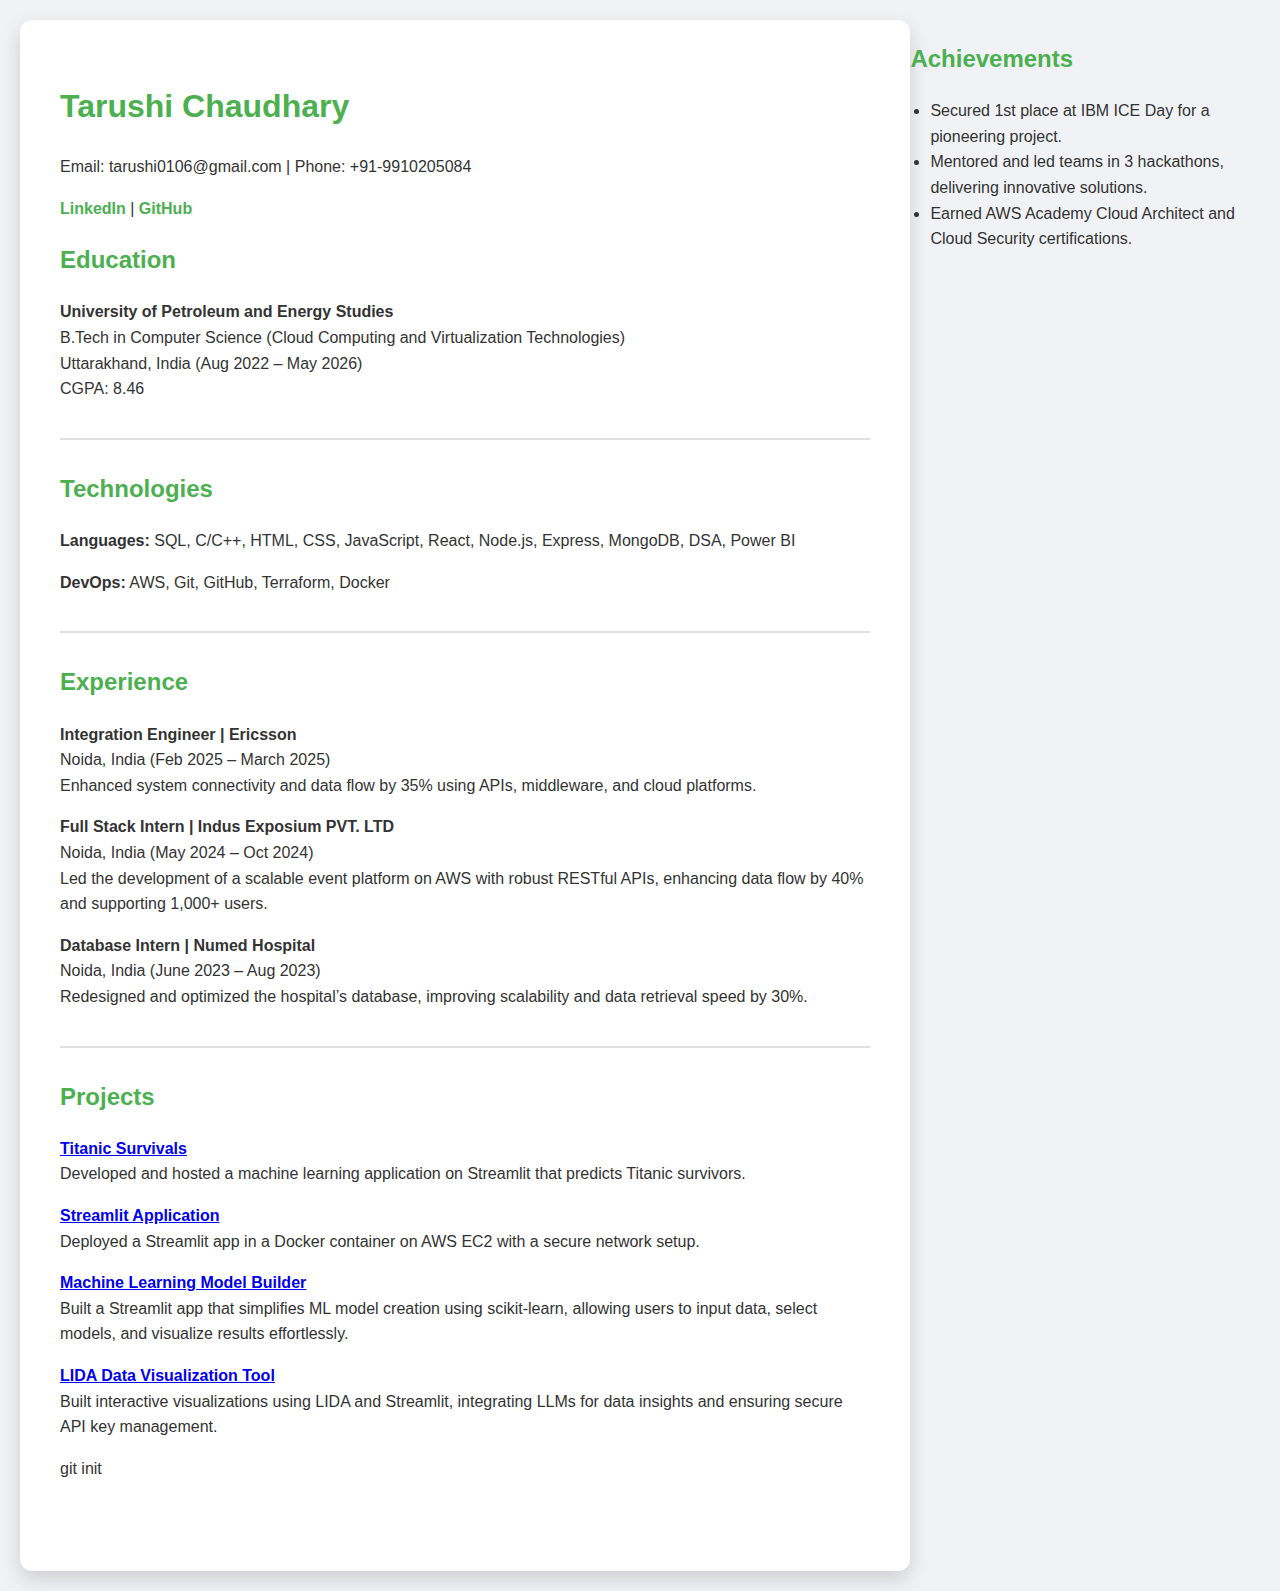
<file: index.html>
<!DOCTYPE html>
<html lang="en">
<head>
    <meta charset="UTF-8">
    <meta name="viewport" content="width=device-width, initial-scale=1.0">
    <title>Tarushi Chaudhary - Resume</title>
    <style>
        body {
            font-family: Arial, sans-serif;
            background-color: #f0f2f5;
            color: #333;
            line-height: 1.6;
            margin: 0;
            padding: 20px;
            display: flex;
            justify-content: center;
        }
        .container {
            background: #fff;
            max-width: 900px;
            width: 100%;
            padding: 40px;
            border-radius: 12px;
            box-shadow: 0 8px 20px rgba(0, 0, 0, 0.15);
        }
        h1, h2 {
            color: #4CAF50;
        }
        .section {
            margin-bottom: 30px;
            padding-bottom: 20px;
            border-bottom: 2px solid #e0e0e0;
        }
        .section:last-child {
            border-bottom: none;
        }
        ul {
            padding-left: 20px;
        }
        .links a {
            color: #4CAF50;
            text-decoration: none;
            font-weight: bold;
        }
        .links a:hover {
            text-decoration: underline;
        }
    </style>
</head>
<body>
    <div class="container">
        <h1>Tarushi Chaudhary</h1>
        <p>Email: tarushi0106@gmail.com | Phone: +91-9910205084</p>
        <div class="links">
            <a href="https://linkedin.com">LinkedIn</a> | <a href="https://github.com">GitHub</a>
        </div>

        <div class="section">
            <h2>Education</h2>
            <p><b>University of Petroleum and Energy Studies</b><br>B.Tech in Computer Science (Cloud Computing and Virtualization Technologies)<br>Uttarakhand, India (Aug 2022 – May 2026)<br>CGPA: 8.46</p>
        </div>

        <div class="section">
            <h2>Technologies</h2>
            <p><b>Languages:</b> SQL, C/C++, HTML, CSS, JavaScript, React, Node.js, Express, MongoDB, DSA, Power BI</p>
            <p><b>DevOps:</b> AWS, Git, GitHub, Terraform, Docker</p>
        </div>

        <div class="section">
            <h2>Experience</h2>
            <p><b>Integration Engineer | Ericsson</b><br>Noida, India (Feb 2025 – March 2025)<br>Enhanced system connectivity and data flow by 35% using APIs, middleware, and cloud platforms.</p>
            <p><b>Full Stack Intern | Indus Exposium PVT. LTD</b><br>Noida, India (May 2024 – Oct 2024)<br>Led the development of a scalable event platform on AWS with robust RESTful APIs, enhancing data flow by 40% and supporting 1,000+ users.</p>
            <p><b>Database Intern | Numed Hospital</b><br>Noida, India (June 2023 – Aug 2023)<br>Redesigned and optimized the hospital’s database, improving scalability and data retrieval speed by 30%.</p>
        </div>

        <div class="section">
            <h2>Projects</h2>
            <p><b><a href="https://docker-9-projects-ub5cgeknwjgrhagbvvcbkz.streamlit.app/">Titanic Survivals</a></b><br>Developed and hosted a machine learning application on Streamlit that predicts Titanic survivors.</p>
            <p><b><a href="https://docker-9-projects-hcdmcpqcjx6egwienhsdgx.streamlit.app/">Streamlit Application</a></b><br>Deployed a Streamlit app in a Docker container on AWS EC2 with a secure network setup.</p>
            <p><b><a href="https://docker-9-projects-jbrr4xewnnzeijgxfbdlpk.streamlit.app/">Machine Learning Model Builder</a></b><br>Built a Streamlit app that simplifies ML model creation using scikit-learn, allowing users to input data, select models, and visualize results effortlessly.</p>
            <p><b><a href="https://docker-9-projects-vmtasxkaeb7qmosuyroylb.streamlit.app/">LIDA Data Visualization Tool</a></b><br>Built interactive visualizations using LIDA and Streamlit, integrating LLMs for data insights and ensuring secure API key management.</p>git init

        </div>
        </div>

        <div class="section">
            <h2>Achievements</h2>
            <ul>
                <li>Secured 1st place at IBM ICE Day for a pioneering project.</li>
                <li>Mentored and led teams in 3 hackathons, delivering innovative solutions.</li>
                <li>Earned AWS Academy Cloud Architect and Cloud Security certifications.</li>
            </ul>
        </div>
    </div>
</body>
</html>
</file>
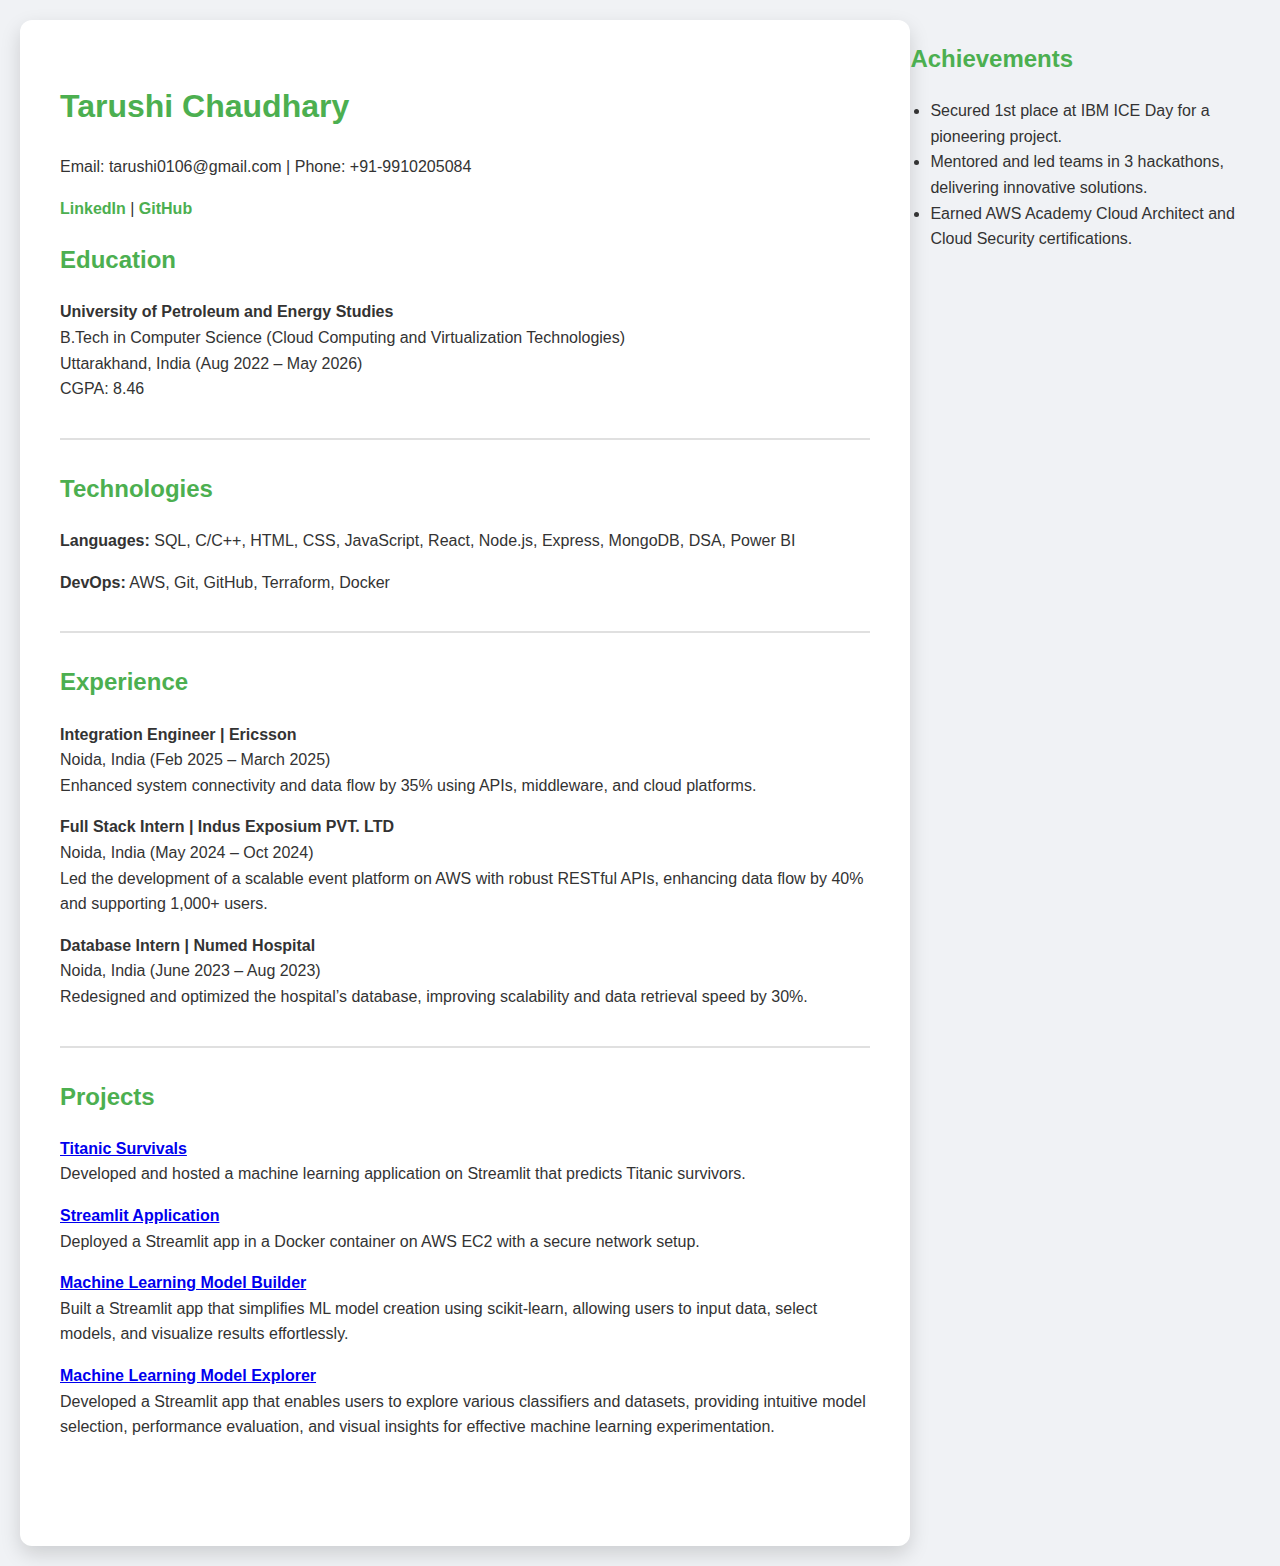
<file: resume.html>
<!DOCTYPE html>
<html lang="en">
<head>
    <meta charset="UTF-8">
    <meta name="viewport" content="width=device-width, initial-scale=1.0">
    <title>Tarushi Chaudhary - Resume</title>
    <style>
        body {
            font-family: Arial, sans-serif;
            background-color: #f0f2f5;
            color: #333;
            line-height: 1.6;
            margin: 0;
            padding: 20px;
            display: flex;
            justify-content: center;
        }
        .container {
            background: #fff;
            max-width: 900px;
            width: 100%;
            padding: 40px;
            border-radius: 12px;
            box-shadow: 0 8px 20px rgba(0, 0, 0, 0.15);
        }
        h1, h2 {
            color: #4CAF50;
        }
        .section {
            margin-bottom: 30px;
            padding-bottom: 20px;
            border-bottom: 2px solid #e0e0e0;
        }
        .section:last-child {
            border-bottom: none;
        }
        ul {
            padding-left: 20px;
        }
        .links a {
            color: #4CAF50;
            text-decoration: none;
            font-weight: bold;
        }
        .links a:hover {
            text-decoration: underline;
        }
    </style>
</head>
<body>
    <div class="container">
        <h1>Tarushi Chaudhary</h1>
        <p>Email: tarushi0106@gmail.com | Phone: +91-9910205084</p>
        <div class="links">
            <a href="https://linkedin.com">LinkedIn</a> | <a href="https://github.com">GitHub</a>
        </div>

        <div class="section">
            <h2>Education</h2>
            <p><b>University of Petroleum and Energy Studies</b><br>B.Tech in Computer Science (Cloud Computing and Virtualization Technologies)<br>Uttarakhand, India (Aug 2022 – May 2026)<br>CGPA: 8.46</p>
        </div>

        <div class="section">
            <h2>Technologies</h2>
            <p><b>Languages:</b> SQL, C/C++, HTML, CSS, JavaScript, React, Node.js, Express, MongoDB, DSA, Power BI</p>
            <p><b>DevOps:</b> AWS, Git, GitHub, Terraform, Docker</p>
        </div>

        <div class="section">
            <h2>Experience</h2>
            <p><b>Integration Engineer | Ericsson</b><br>Noida, India (Feb 2025 – March 2025)<br>Enhanced system connectivity and data flow by 35% using APIs, middleware, and cloud platforms.</p>
            <p><b>Full Stack Intern | Indus Exposium PVT. LTD</b><br>Noida, India (May 2024 – Oct 2024)<br>Led the development of a scalable event platform on AWS with robust RESTful APIs, enhancing data flow by 40% and supporting 1,000+ users.</p>
            <p><b>Database Intern | Numed Hospital</b><br>Noida, India (June 2023 – Aug 2023)<br>Redesigned and optimized the hospital’s database, improving scalability and data retrieval speed by 30%.</p>
        </div>

        <div class="section">
            <h2>Projects</h2>
            <p><b><a href="https://docker-9-projects-ub5cgeknwjgrhagbvvcbkz.streamlit.app/">Titanic Survivals</a></b><br>Developed and hosted a machine learning application on Streamlit that predicts Titanic survivors.</p>
            <p><b><a href="https://docker-9-projects-hcdmcpqcjx6egwienhsdgx.streamlit.app/">Streamlit Application</a></b><br>Deployed a Streamlit app in a Docker container on AWS EC2 with a secure network setup.</p>
            <p><b><a href="https://docker-9-projects-jbrr4xewnnzeijgxfbdlpk.streamlit.app/">Machine Learning Model Builder</a></b><br>Built a Streamlit app that simplifies ML model creation using scikit-learn, allowing users to input data, select models, and visualize results effortlessly.</p>
            <p><b><a href="https://docker-9-projects-wzt4m7mtyvnqxrfytmvdt9.streamlit.app/">Machine Learning Model Explorer</a></b><br>Developed a Streamlit app that enables users to explore various classifiers and datasets, providing intuitive model selection, performance evaluation, and visual insights for effective machine learning experimentation.</p>
        </div>
        </div>

        <div class="section">
            <h2>Achievements</h2>
            <ul>
                <li>Secured 1st place at IBM ICE Day for a pioneering project.</li>
                <li>Mentored and led teams in 3 hackathons, delivering innovative solutions.</li>
                <li>Earned AWS Academy Cloud Architect and Cloud Security certifications.</li>
            </ul>
        </div>
    </div>
</body>
</html>
</file>
